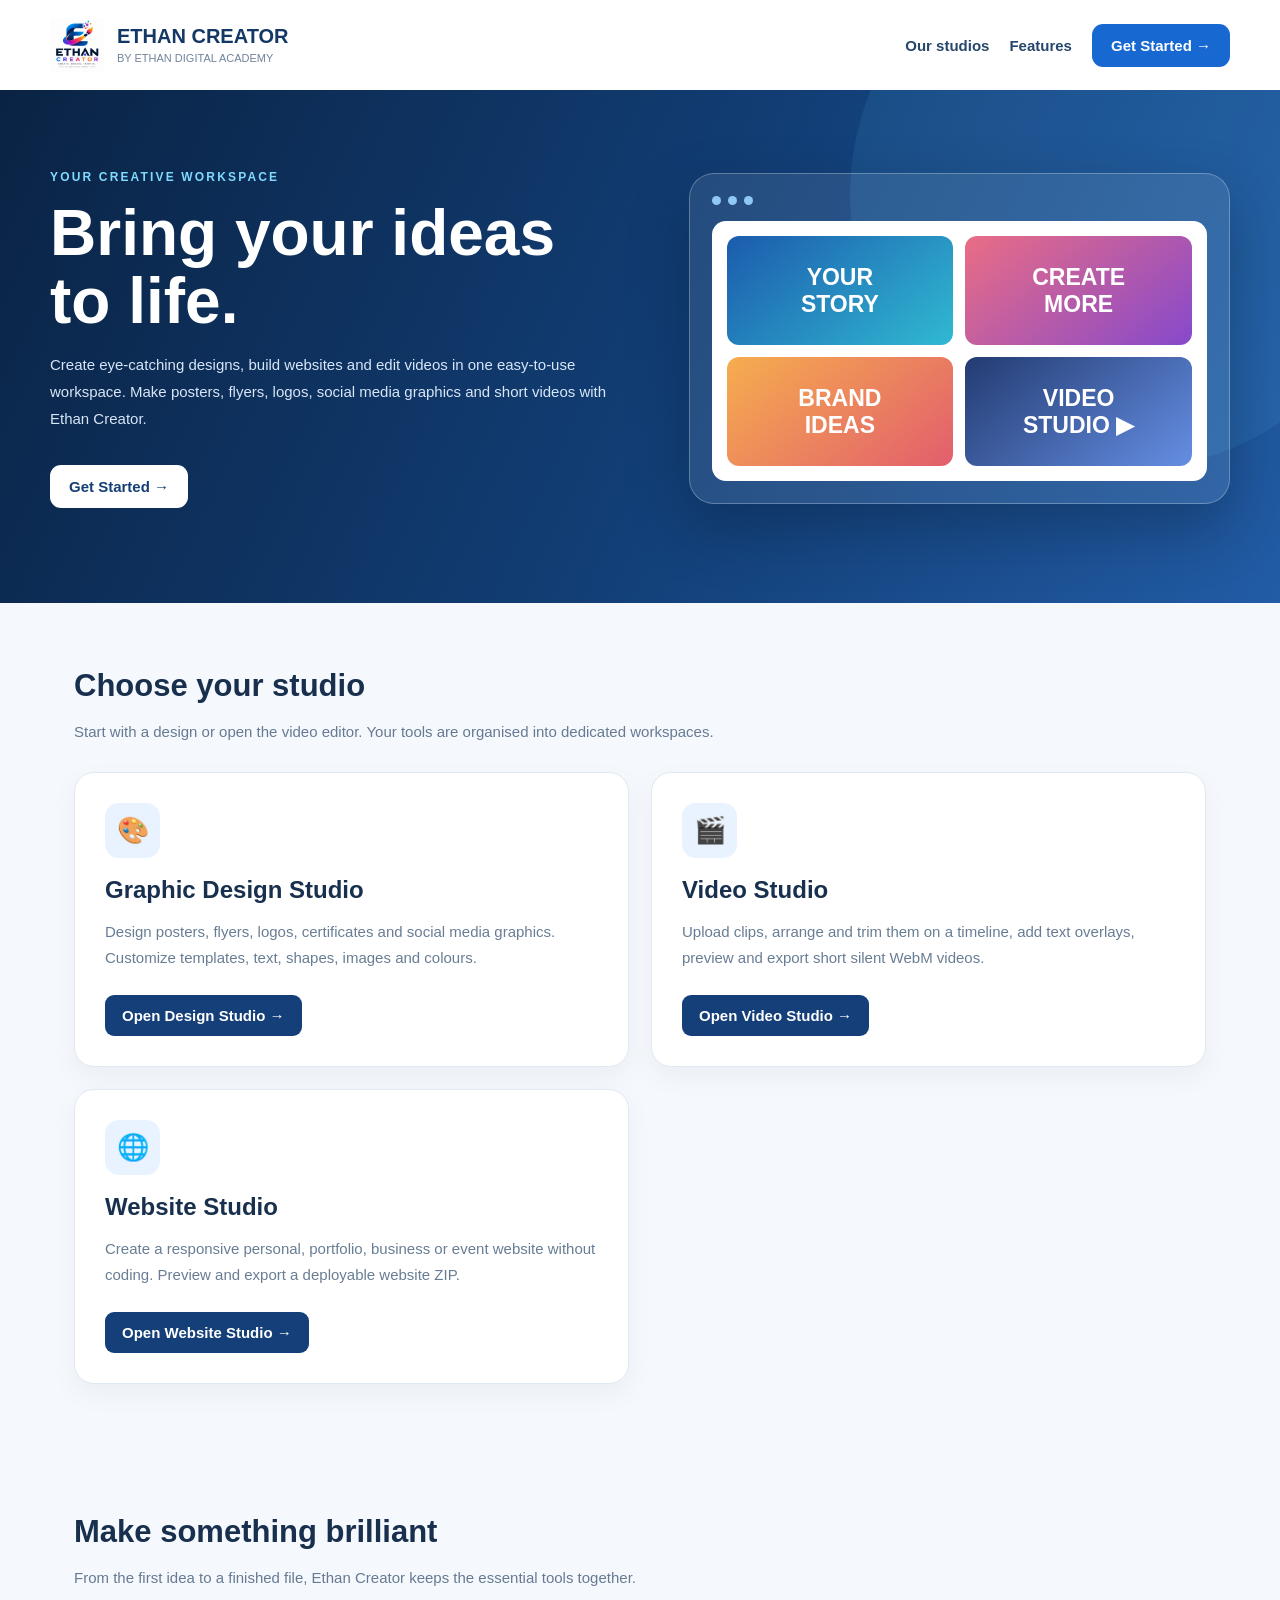
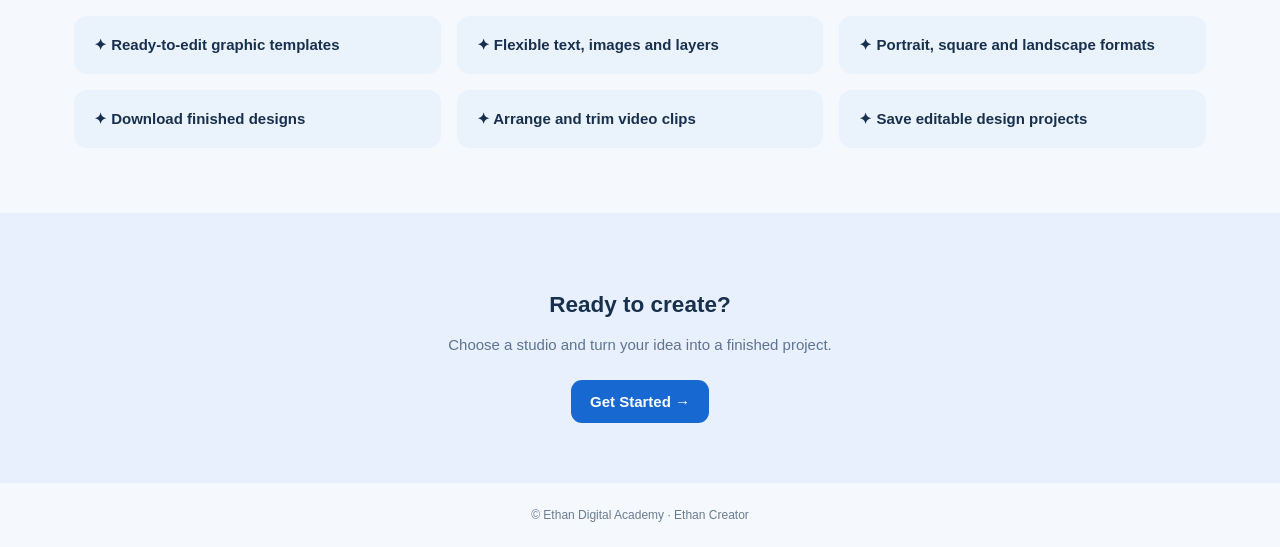
<file: index.html>
<!doctype html><html lang="en"><head><meta charset="utf-8"><meta name="viewport" content="width=device-width,initial-scale=1"><meta name="theme-color" content="#0a2344"><title>Ethan Creator | Create. Design. Inspire.</title><link rel="stylesheet" href="home.css"></head><body><header><a class="brand" href="index.html"><img src="assets/ethan-creator-logo.png" alt="Ethan Creator logo"><span><strong>ETHAN CREATOR</strong><small>BY ETHAN DIGITAL ACADEMY</small></span></a><nav class="nav"><a href="#studios">Our studios</a><a href="#features">Features</a><a class="nav-cta" href="#studios">Get Started →</a></nav></header><section class="hero"><div class="hero-inner"><div><div class="eyebrow">YOUR CREATIVE WORKSPACE</div><h1>Bring your ideas<br>to life.</h1><p>Create eye-catching designs, build websites and edit videos in one easy-to-use workspace. Make posters, flyers, logos, social media graphics and short videos with Ethan Creator.</p><a class="btn" href="#studios">Get Started →</a></div><div class="hero-art" aria-label="Preview of creative projects"><div class="art-top"><i></i><i></i><i></i></div><div class="art-body"><div class="art-card">YOUR<br>STORY</div><div class="art-card">CREATE<br>MORE</div><div class="art-card">BRAND<br>IDEAS</div><div class="art-card">VIDEO<br>STUDIO ▶</div></div></div></div></section><section id="studios" class="section"><h2>Choose your studio</h2><p class="muted">Start with a design or open the video editor. Your tools are organised into dedicated workspaces.</p><div class="cards"><article class="card"><div class="icon">🎨</div><h3>Graphic Design Studio</h3><p>Design posters, flyers, logos, certificates and social media graphics. Customize templates, text, shapes, images and colours.</p><a href="design.html">Open Design Studio →</a></article><article class="card"><div class="icon">🎬</div><h3>Video Studio</h3><p>Upload clips, arrange and trim them on a timeline, add text overlays, preview and export short silent WebM videos.</p><a href="video.html">Open Video Studio →</a></article><article class="card"><div class="icon">🌐</div><h3>Website Studio</h3><p>Create a responsive personal, portfolio, business or event website without coding. Preview and export a deployable website ZIP.</p><a href="website.html">Open Website Studio →</a></article></div></section><section id="features" class="section"><h2>Make something brilliant</h2><p class="muted">From the first idea to a finished file, Ethan Creator keeps the essential tools together.</p><div class="features"><div class="feature">✦ Ready-to-edit graphic templates</div><div class="feature">✦ Flexible text, images and layers</div><div class="feature">✦ Portrait, square and landscape formats</div><div class="feature">✦ Download finished designs</div><div class="feature">✦ Arrange and trim video clips</div><div class="feature">✦ Save editable design projects</div></div></section><section class="cta"><h2>Ready to create?</h2><p>Choose a studio and turn your idea into a finished project.</p><a class="btn" href="#studios">Get Started →</a></section><footer>© Ethan Digital Academy · Ethan Creator</footer>
    <script async src="https://track.ethandigitalacademy.org/ethan-analytics.js" data-ethan-app="ethan-create" data-ethan-public-id="fc454f97-5631-4d45-a4de-fe0cf40107f2"></script>
</body></html>
</file>
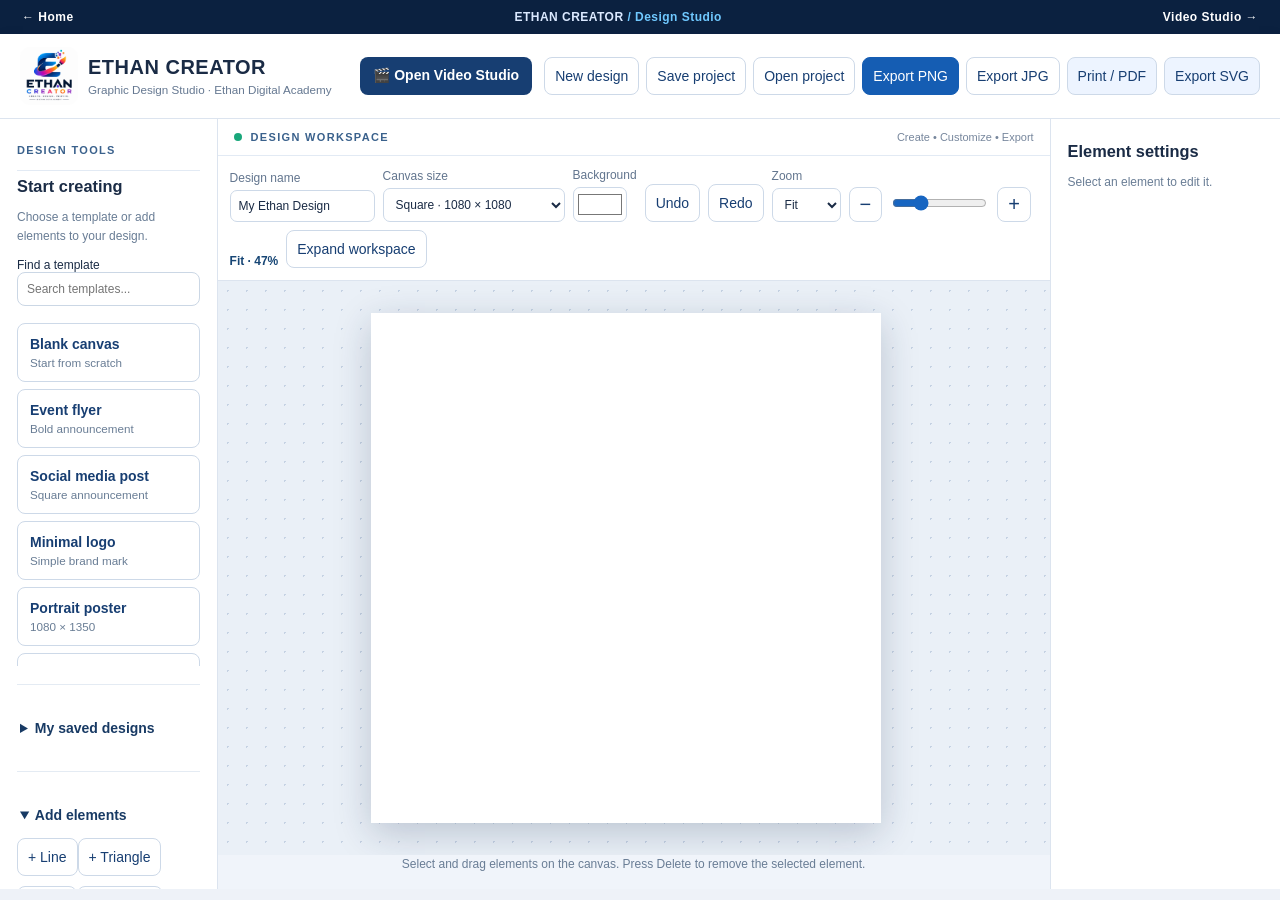
<file: design.html>
<!doctype html><html lang="en"><head><meta charset="utf-8"><meta name="viewport" content="width=device-width,initial-scale=1"><title>Ethan Creator | Design Studio</title><link rel="stylesheet" href="studio-upgrade.css"><link rel="stylesheet" href="style.css"><link rel="stylesheet" href="v6.css"><link rel="stylesheet" href="canvas-workspace.css"></head><body><div class="studio-topnav"><a href="index.html">← Home</a><span>ETHAN CREATOR <b> / Design Studio</b></span><a href="video.html">Video Studio →</a></div><header><div class="brand"><img class="brand-logo" src="assets/ethan-creator-logo.png" alt="Ethan Creator logo"><div><strong>ETHAN CREATOR</strong><small>Graphic Design Studio · Ethan Digital Academy</small></div></div><div class="header"><a class="studio-link" href="video.html">🎬 Open Video Studio</a><button id="new">New design</button><button id="save">Save project</button><button id="open">Open project</button><button class="primary" id="export">Export PNG</button><button id="exportJpg">Export JPG</button><button id="exportPdf">Print / PDF</button><button id="exportSvg">Export SVG</button></div></header><main><aside class="tool-sidebar"><div class="side-heading">DESIGN TOOLS</div><h3>Start creating</h3><p>Choose a template or add elements to your design.</p><label>Find a template<input id="templateSearch" type="search" placeholder="Search templates..."></label><div id="templates"></div><hr><details><summary>My saved designs</summary><button id="saveLocal">Save in this browser</button><div id="savedDesigns"></div><p>Browser saves are device-specific. Download JSON to back up your design.</p></details><hr><details open><summary>Add elements</summary><button id="line">+ Line</button><button id="triangle">+ Triangle</button><button id="star">+ Star</button><button id="heading">+ Heading</button><button id="body">+ Body text</button><button id="rect">+ Rectangle</button><button id="circle">+ Circle</button><label class="upload">+ Upload image<input type="file" accept="image/*" id="upload" hidden></label><p>Click an element to select it. Drag to move; use the blue handle to resize.</p></details><hr><details><summary>Brand kit</summary><label>Brand name<input id="brandName" placeholder="Your brand"></label><label>Brand colour<input id="brandColor" type="color" value="#173e72"></label><button id="brandApply">Apply brand colour to selection</button><button id="brandHeading">Add brand name</button></details><hr><details open><summary>Layers</summary><div id="layers" aria-label="Design layers"></div></details></aside><section class="work"><div class="workspace-label"><span class="status-dot"></span> DESIGN WORKSPACE <span class="workspace-note">Create • Customize • Export</span></div><div class="toolbar"><label>Design name<input id="name" value="My Ethan Design"></label><label>Canvas size<select id="preset"><option value="1080x1080">Square · 1080 × 1080</option><option value="1080x1350">Portrait · 1080 × 1350</option><option value="1080x1920">Story · 1080 × 1920</option><option value="1920x1080">Landscape · 1920 × 1080</option><option value="1200x628">Social banner · 1200 × 628</option></select></label><label>Background<input id="background" type="color" value="#ffffff"></label><button id="undo">Undo</button><button id="redo">Redo</button><label>Zoom<select id="zoom"><option value="fit">Fit</option><option value="0.25">25%</option><option value="0.5">50%</option><option value="0.75">75%</option><option value="1">100%</option><option value="1.25">125%</option><option value="1.5">150%</option><option value="2">200%</option></select></label><button id="zoomOut" type="button" title="Zoom out">−</button><input id="zoomSlider" type="range" min="10" max="200" value="100" step="5" aria-label="Canvas zoom"><button id="zoomIn" type="button" title="Zoom in">+</button><span id="zoomLabel" aria-live="polite">Fit</span><button id="focusMode" type="button" aria-pressed="false">Expand workspace</button></div><div class="stage" id="canvasViewport"><div id="canvasMount"><canvas id="canvas" width="1080" height="1080"></canvas></div></div><p class="tip">Select and drag elements on the canvas. Press Delete to remove the selected element.</p></section><aside class="inspector"><h3>Element settings</h3><p id="empty">Select an element to edit it.</p><div id="settings" hidden><label id="textRow">Text<textarea id="text" rows="3"></textarea></label><label id="fontRow">Font<select id="font"><option>Arial</option><option>Georgia</option><option>Verdana</option><option>Trebuchet MS</option><option>Courier New</option></select></label><label id="sizeRow">Font size<input id="fontSize" type="number" min="8" max="300"></label><label id="alignRow">Alignment<select id="align"><option value="left">Left</option><option value="center">Center</option><option value="right">Right</option></select></label><label id="fillRow">Colour<input id="fill" type="color"></label><label>Rotation °<input id="rotation" type="number" min="-360" max="360" value="0"></label><label>Opacity<input id="opacity" type="range" min="0.05" max="1" step="0.05"></label><label>X<input id="x" type="number"></label><label>Y<input id="y" type="number"></label><label>Width<input id="w" type="number" min="10"></label><label>Height<input id="h" type="number" min="10"></label><div class="buttons"><button id="forward">Bring forward</button><button id="backward">Send backward</button><button id="duplicate">Duplicate</button><button id="remove">Delete</button><button id="lock">Lock / unlock</button><button id="toggleVisible">Show / hide</button></div></div></aside></main><input type="file" id="projectFile" accept=".json,application/json" hidden><div id="toast" role="status"></div><script src="app.js"></script><script src="design-plus.js"></script><script src="canvas-workspace.js"></script></body></html>
</file>
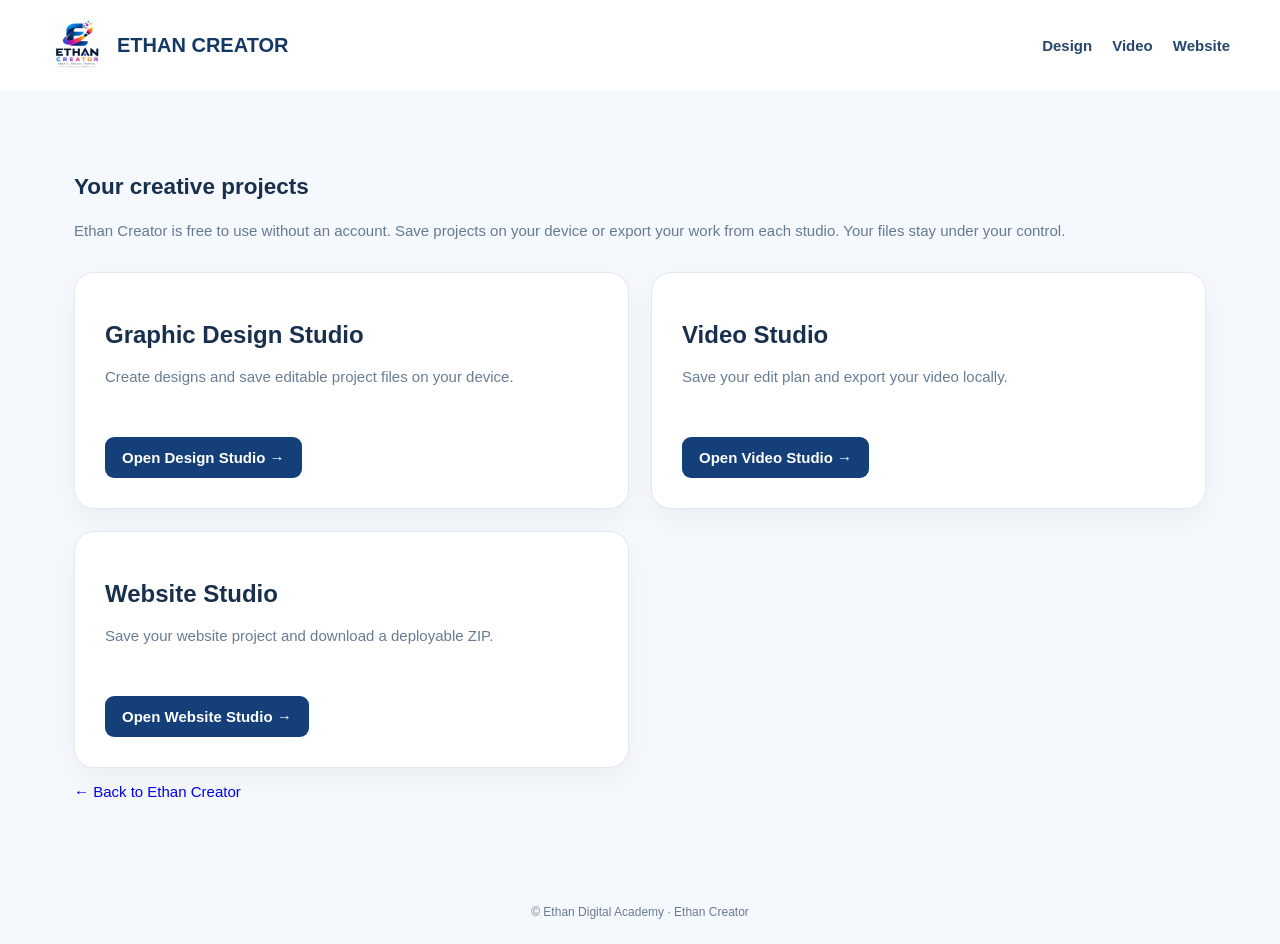
<file: projects.html>
<!doctype html>
<html lang="en"><head><meta charset="utf-8"><meta name="viewport" content="width=device-width,initial-scale=1"><title>Ethan Creator | Your Projects</title><link rel="stylesheet" href="home.css"></head>
<body><header><a class="brand" href="index.html"><img src="assets/ethan-creator-logo.png" alt="Ethan Creator"><strong>ETHAN CREATOR</strong></a><nav class="nav"><a href="design.html">Design</a><a href="video.html">Video</a><a href="website.html">Website</a></nav></header>
<section class="section"><h1>Your creative projects</h1><p class="muted">Ethan Creator is free to use without an account. Save projects on your device or export your work from each studio. Your files stay under your control.</p><div class="cards"><article class="card"><h3>Graphic Design Studio</h3><p>Create designs and save editable project files on your device.</p><a href="design.html">Open Design Studio →</a></article><article class="card"><h3>Video Studio</h3><p>Save your edit plan and export your video locally.</p><a href="video.html">Open Video Studio →</a></article><article class="card"><h3>Website Studio</h3><p>Save your website project and download a deployable ZIP.</p><a href="website.html">Open Website Studio →</a></article></div><p><a href="index.html">← Back to Ethan Creator</a></p></section><footer>© Ethan Digital Academy · Ethan Creator</footer></body></html>
</file>
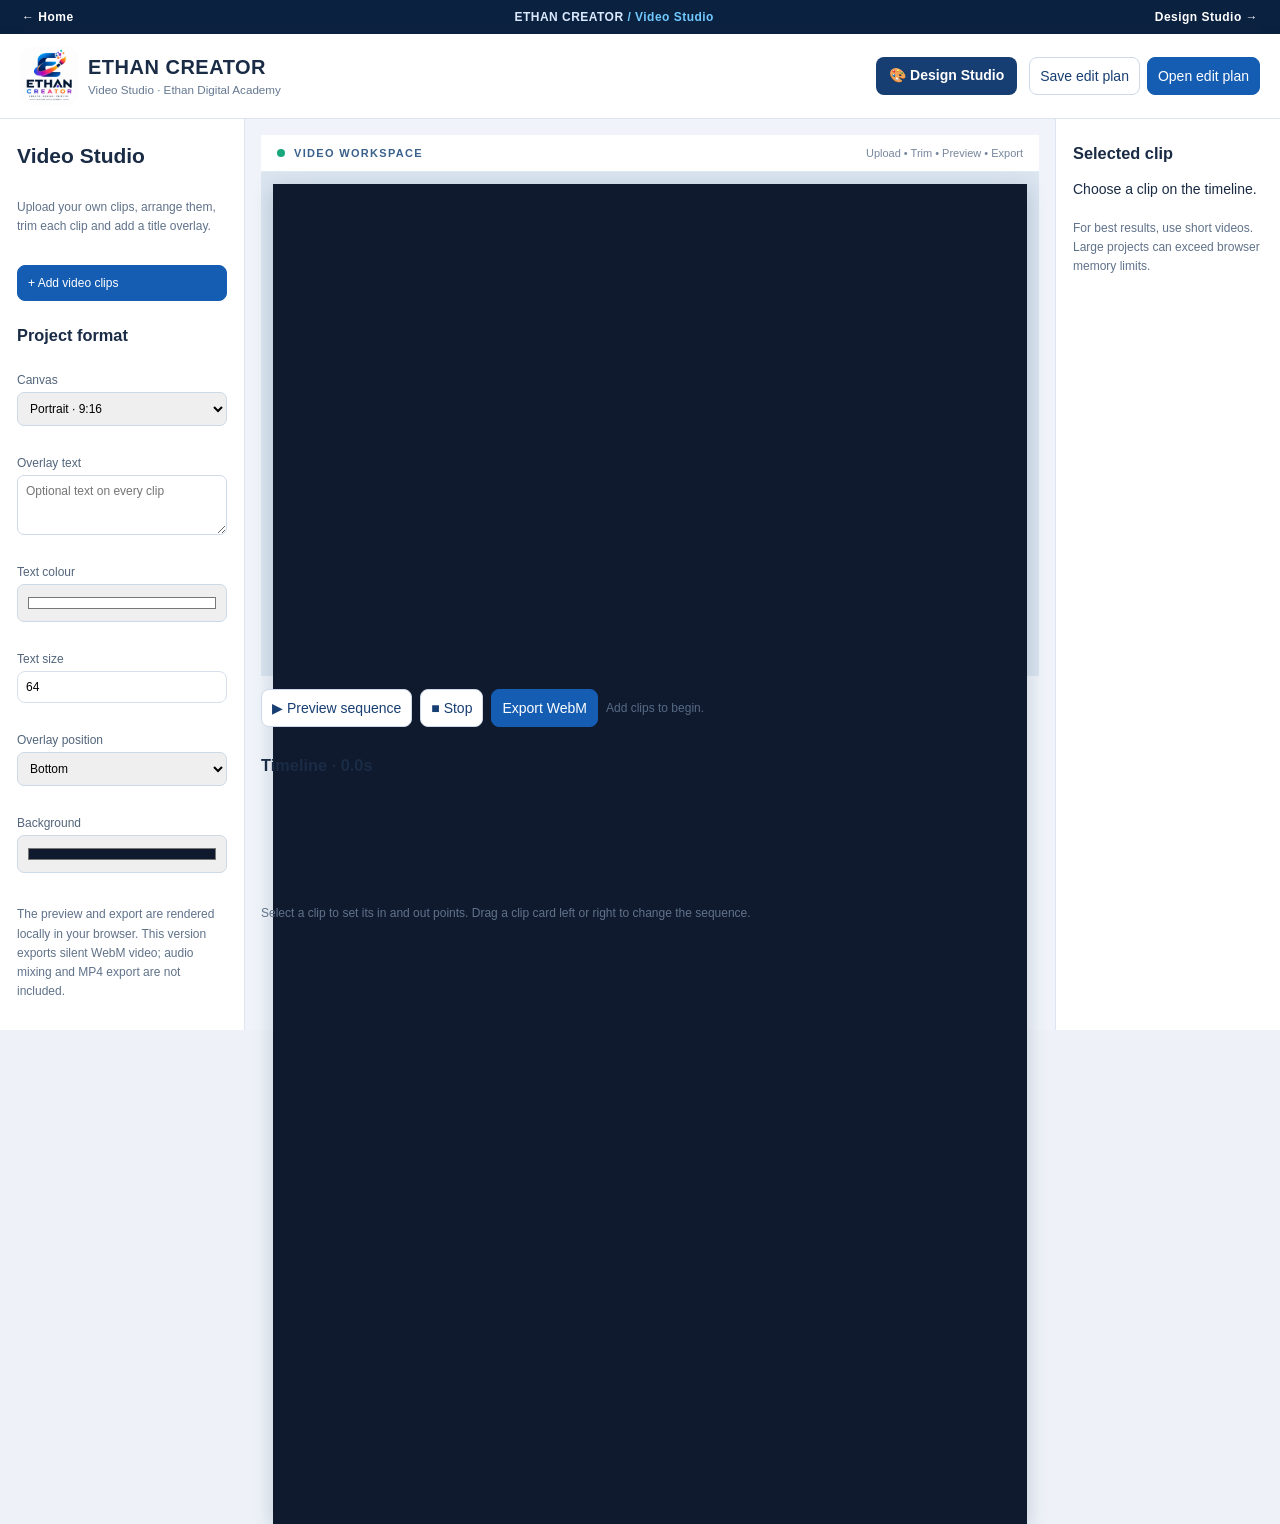
<file: video.html>
<!doctype html><html lang="en"><head><meta charset="utf-8"><meta name="viewport" content="width=device-width,initial-scale=1"><title>Ethan Creator | Video Studio</title><link rel="stylesheet" href="studio-upgrade.css"><link rel="stylesheet" href="style.css"><link rel="stylesheet" href="video.css"></head><body><div class="studio-topnav"><a href="index.html">← Home</a><span>ETHAN CREATOR <b> / Video Studio</b></span><a href="design.html">Design Studio →</a></div><header><div class="brand"><img class="brand-logo" src="assets/ethan-creator-logo.png" alt="Ethan Creator"><div><strong>ETHAN CREATOR</strong><small>Video Studio · Ethan Digital Academy</small></div></div><div class="header"><a class="studio-link" href="design.html">🎨 Design Studio</a><button id="saveProject">Save edit plan</button><label class="upload">Open edit plan<input id="openProject" type="file" accept=".json" hidden></label></div></header><div class="video-layout"><aside class="video-side"><h2>Video Studio</h2><p>Upload your own clips, arrange them, trim each clip and add a title overlay.</p><label class="upload">+ Add video clips<input id="clipsInput" type="file" accept="video/*" multiple hidden></label><h3>Project format</h3><label>Canvas<select id="format"><option value="1080x1920">Portrait · 9:16</option><option value="1920x1080">Landscape · 16:9</option><option value="1080x1080">Square · 1:1</option></select></label><label>Overlay text<textarea id="overlay" rows="3" placeholder="Optional text on every clip"></textarea></label><label>Text colour<input id="textColor" type="color" value="#ffffff"></label><label>Text size<input id="textSize" type="number" min="16" max="180" value="64"></label><label>Overlay position<select id="textPosition"><option value="bottom">Bottom</option><option value="middle">Middle</option><option value="top">Top</option></select></label><label>Background<input id="background" type="color" value="#101a2e"></label><p class="small">The preview and export are rendered locally in your browser. This version exports silent WebM video; audio mixing and MP4 export are not included.</p></aside><section class="video-main"><div class="workspace-label"><span class="status-dot"></span> VIDEO WORKSPACE <span class="workspace-note">Upload • Trim • Preview • Export</span></div><div class="video-preview"><canvas id="preview" width="540" height="960" aria-label="Video preview"></canvas><video id="sourceVideo" playsinline preload="metadata" hidden></video></div><div class="video-actions"><button id="play">▶ Preview sequence</button><button id="stop">■ Stop</button><button id="exportVideo" class="primary">Export WebM</button><span id="status" role="status">Add clips to begin.</span></div><h3>Timeline <span id="duration"></span></h3><div id="timeline" class="timeline"></div><p class="small">Select a clip to set its in and out points. Drag a clip card left or right to change the sequence.</p></section><aside class="video-side"><h3>Selected clip</h3><div id="noClip">Choose a clip on the timeline.</div><div id="clipSettings" hidden><p id="clipName"></p><label>Start (seconds)<input id="trimStart" type="number" min="0" step="0.1" value="0"></label><label>End (seconds)<input id="trimEnd" type="number" min="0" step="0.1" value="0"></label><button id="applyTrim">Apply trim</button><button id="moveLeft">← Move earlier</button><button id="moveRight">Move later →</button><button id="removeClip">Remove clip</button></div><p class="small">For best results, use short videos. Large projects can exceed browser memory limits.</p></aside></div><script src="video.js"></script></body></html>
</file>
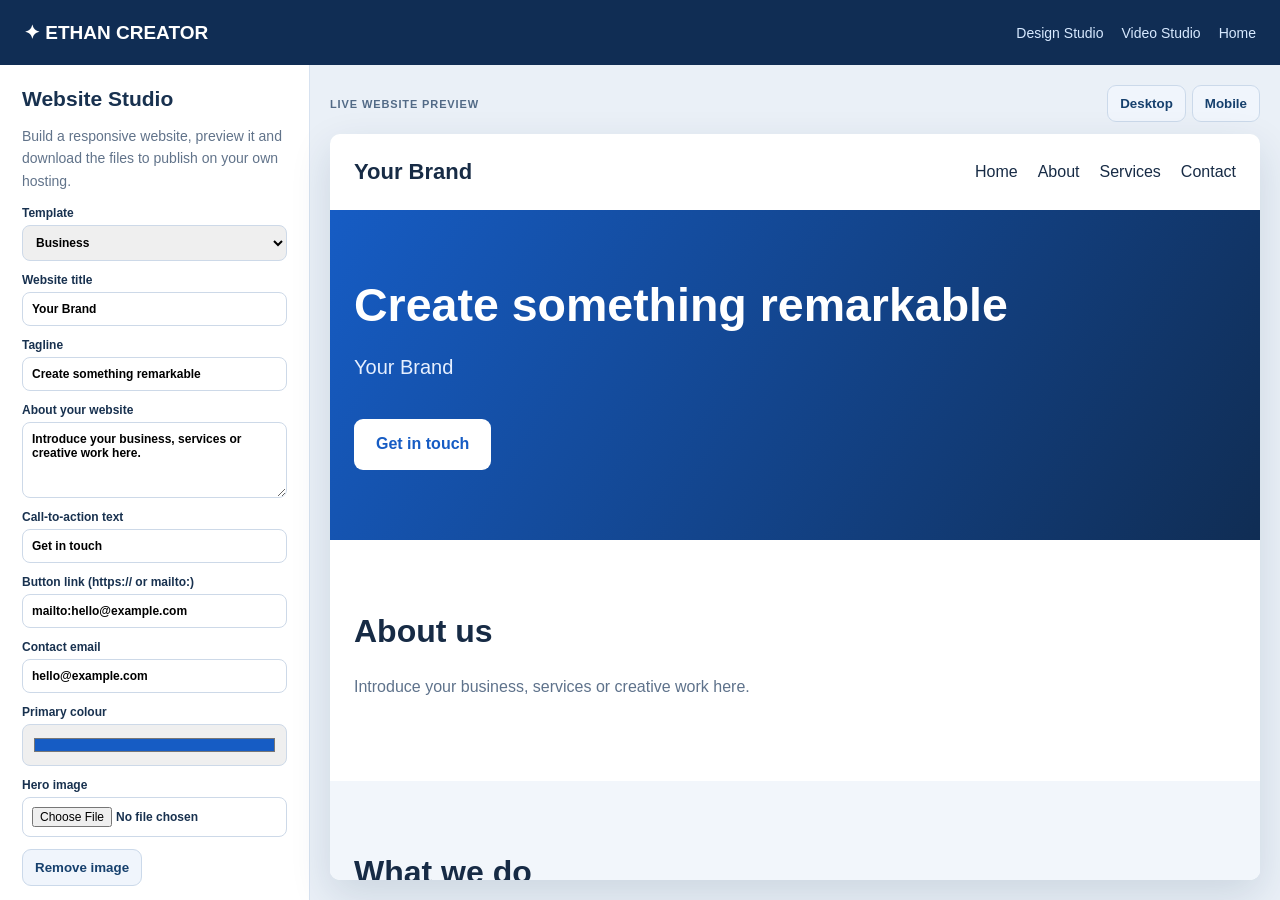
<file: website.html>
<!doctype html><html lang="en"><head><meta charset="utf-8"><meta name="viewport" content="width=device-width,initial-scale=1"><title>Ethan Creator | Website Studio</title><link rel="stylesheet" href="website.css"></head><body><header><a href="index.html" class="brand">✦ ETHAN CREATOR</a><nav><a href="design.html">Design Studio</a><a href="video.html">Video Studio</a><a href="index.html">Home</a></nav></header><div class="layout"><aside><h2>Website Studio</h2><p>Build a responsive website, preview it and download the files to publish on your own hosting.</p><label>Template<select id="template"><option value="business">Business</option><option value="portfolio">Portfolio</option><option value="event">Event</option><option value="education">Education</option></select></label><label>Website title<input id="title" value="Your Brand"></label><label>Tagline<input id="tagline" value="Create something remarkable"></label><label>About your website<textarea id="about" rows="4">Introduce your business, services or creative work here.</textarea></label><label>Call-to-action text<input id="cta" value="Get in touch"></label><label>Button link (https:// or mailto:)<input id="link" value="mailto:hello@example.com"></label><label>Contact email<input id="email" type="email" value="hello@example.com"></label><label>Primary colour<input id="color" type="color" value="#165cc4"></label><label>Hero image<input id="image" type="file" accept="image/png,image/jpeg,image/webp"></label><button id="clearImage">Remove image</button><h3>Sections</h3><label><input id="showAbout" type="checkbox" checked> About</label><label><input id="showServices" type="checkbox" checked> Services</label><label><input id="showContact" type="checkbox" checked> Contact</label><label>Services (one per line)<textarea id="services" rows="4">Graphic Design
Creative Content
Digital Solutions</textarea></label><div class="actions"><button id="save">Save editable project</button><label class="file-button">Open project<input id="open" type="file" accept=".json,application/json" hidden></label><button id="export" class="primary">Download website ZIP</button><a class="publish-guide" href="publish.html">How to publish your website →</a></div><p class="note">This version creates a responsive static website. Hosting, custom domains, online forms, shopping carts and accounts require separate services.</p></aside><main><div class="preview-bar"><strong>LIVE WEBSITE PREVIEW</strong><div><button id="desktop">Desktop</button><button id="mobile">Mobile</button></div></div><iframe id="preview" title="Website preview" sandbox="allow-same-origin"></iframe></main></div><script src="website.js"></script></body></html>
</file>
<file: home.css>
*{box-sizing:border-box}body{margin:0;font:15px Arial,sans-serif;color:#18304d;background:#f5f8fc}a{text-decoration:none}header{display:flex;align-items:center;justify-content:space-between;gap:18px;padding:18px max(24px,calc((100vw - 1180px)/2));background:#fff}.brand{display:flex;align-items:center;gap:13px}.brand img{width:54px;height:54px;object-fit:contain}.brand strong{display:block;font-size:20px;color:#143866}.brand small{font-size:11px;color:#73839a}.nav{display:flex;align-items:center;gap:20px}.nav a{color:#26466b;font-weight:700}.nav .nav-cta,.btn{display:inline-block;border:0;background:#1768d1;color:#fff;border-radius:11px;padding:13px 19px;font-weight:800;cursor:pointer}.nav .nav-cta:hover,.btn:hover{background:#0e54ad}.hero{position:relative;overflow:hidden;background:linear-gradient(115deg,#0a2344,#123f77 55%,#225ca5);color:white;padding:80px 24px 95px}.hero:before{content:"";position:absolute;right:-120px;top:-170px;width:550px;height:550px;border-radius:50%;background:#56baf01b}.hero-inner{position:relative;max-width:1180px;margin:auto;display:grid;grid-template-columns:1.05fr .95fr;align-items:center;gap:40px}.eyebrow{font-size:12px;font-weight:800;letter-spacing:.18em;color:#80d9ff}.hero h1{font-size:clamp(36px,5vw,66px);line-height:1.07;margin:15px 0}.hero p{color:#d8e6f8;line-height:1.8;max-width:560px}.hero .btn{background:#fff;color:#143e75;margin-top:18px}.hero .btn:hover{background:#e3f1ff}.hero-art{background:#ffffff16;border:1px solid #ffffff45;border-radius:25px;padding:22px;box-shadow:0 25px 60px #07162b55}.art-top{display:flex;gap:7px;margin-bottom:16px}.art-top i{width:9px;height:9px;border-radius:50%;background:#8fc7f5}.art-body{background:#fff;border-radius:14px;min-height:260px;display:grid;grid-template-columns:1fr 1fr;gap:12px;padding:15px}.art-card{border-radius:12px;display:flex;align-items:center;justify-content:center;text-align:center;padding:16px;font-size:23px;font-weight:800;color:#fff;background:linear-gradient(140deg,#1c5bad,#30b9d2)}.art-card:nth-child(2){background:linear-gradient(140deg,#ea6d85,#8649cb)}.art-card:nth-child(3){background:linear-gradient(140deg,#f6ad4e,#e25e6d)}.art-card:nth-child(4){background:linear-gradient(140deg,#233b71,#658ee3)}.section{max-width:1180px;margin:auto;padding:65px 24px}.section h2{font-size:31px;margin:0 0 10px}.muted{color:#667a93;line-height:1.7}.cards{display:grid;grid-template-columns:repeat(2,1fr);gap:22px;margin-top:28px}.card{background:#fff;border:1px solid #e0e8f3;border-radius:20px;padding:30px;box-shadow:0 10px 28px #1a35500c}.card .icon{display:inline-grid;place-items:center;background:#e8f3ff;width:55px;height:55px;border-radius:14px;font-size:26px}.card h3{font-size:24px;margin:18px 0 8px}.card p{color:#687d94;line-height:1.7;min-height:48px}.card a{display:inline-block;background:#143f78;color:white;padding:12px 17px;border-radius:9px;font-weight:800;margin-top:10px}.card a:hover{background:#2366b3}.features{display:grid;grid-template-columns:repeat(3,1fr);gap:16px;margin-top:25px}.feature{padding:20px;border-radius:13px;background:#eaf2fc;font-weight:700}.cta{text-align:center;background:#e7f0fc;padding:60px 24px}.cta p{color:#5f7390}.cta .btn{margin-top:12px}footer{text-align:center;padding:25px;color:#6a7c92;font-size:12px}@media(max-width:750px){header{padding:13px 17px}.nav{gap:12px}.nav a:first-child{display:none}.hero{padding:55px 20px}.hero-inner{grid-template-columns:1fr}.hero-art{max-width:520px}.cards,.features{grid-template-columns:1fr}.section{padding:46px 20px}}
</file>
<file: studio-upgrade.css>
body{background:#eef3f9;color:#152a47}.studio-topnav{display:flex;justify-content:space-between;align-items:center;padding:10px 22px;background:#0b2140;color:#dbe9ff;font-size:12px;letter-spacing:.04em}.studio-topnav a{color:#fff;text-decoration:none;font-weight:700}.studio-topnav b{color:#70c9ff}.studio-topnav span{font-weight:800}header{box-shadow:0 3px 14px #142b4510}.tool-sidebar{background:#fff}.side-heading,.workspace-label{font-size:11px;font-weight:800;letter-spacing:.12em;color:#3a618c}.side-heading{padding:8px 0 14px;border-bottom:1px solid #e2eaf4}.workspace-label{display:flex;align-items:center;gap:9px;background:#fff;border-bottom:1px solid #e2eaf4;padding:12px 16px}.status-dot{width:8px;height:8px;border-radius:50%;background:#19a77b}.workspace-note{margin-left:auto;font-weight:400;letter-spacing:0;color:#76869c}.tool-sidebar details{padding:7px 0}.tool-sidebar summary{cursor:pointer;font-weight:800;padding:10px 3px;color:#183a64}.tool-sidebar details>button,.tool-sidebar details>.upload{margin:5px 0}.studio-link{background:#143e75;color:#fff;text-decoration:none;border-radius:9px;padding:10px 14px;font-weight:700}.studio-link:hover{background:#215a9d}.work,.video-main{background:#f0f4fa}.stage{background:radial-gradient(#d5deeb 1px,transparent 1px);background-size:18px 18px}.inspector{background:#fff}@media(max-width:650px){.studio-topnav{padding:9px 12px}.workspace-note{display:none}}
</file>
<file: style.css>
*{box-sizing:border-box}body{margin:0;background:#eef2f8;color:#1a2b45;font:14px Arial,sans-serif}button,input,select,textarea{font:inherit}button,.upload{border:1px solid #cdd9e8;background:#fff;border-radius:8px;padding:10px;cursor:pointer;color:#173e72}button:hover,.upload:hover{background:#e9f1ff}.primary,.upload{background:#155db3;color:#fff;border-color:#155db3}.primary:hover,.upload:hover{background:#104a90;color:#fff}header{display:flex;justify-content:space-between;align-items:center;gap:12px;padding:13px 20px;background:white;border-bottom:1px solid #dce4ef}.brand{display:flex;align-items:center;gap:10px}.brand strong{font-size:20px;letter-spacing:.5px}.brand small{display:block;color:#657891;margin-top:4px}.logo{font-size:25px;color:white;background:#173e72;border-radius:11px;padding:10px 15px}.header{display:flex;gap:7px;flex-wrap:wrap}main{display:grid;grid-template-columns:225px minmax(300px,1fr) 235px;min-height:calc(100vh - 75px)}aside{padding:17px;background:#fff;border-right:1px solid #dce4ef}aside.inspector{border-left:1px solid #dce4ef;border-right:0}aside h3{margin:6px 0 12px}aside p,.tip{color:#697d95;font-size:12px;line-height:1.6}aside>button,aside>.upload,#templates button{display:block;width:100%;margin:7px 0;text-align:left}#templates button{padding:12px}#templates button small{display:block;color:#697d95;margin-top:4px}aside hr{border:0;border-top:1px solid #e4ebf3;margin:18px 0}.work{display:flex;flex-direction:column;min-width:0}.toolbar{display:flex;align-items:end;flex-wrap:wrap;gap:8px;padding:12px;background:#fff;border-bottom:1px solid #dce4ef}.toolbar label,.inspector label{display:flex;flex-direction:column;gap:5px;color:#62758e;font-size:12px}.toolbar input,.toolbar select,.inspector input,.inspector select,.inspector textarea{padding:8px;border:1px solid #cdd9e8;border-radius:7px;background:#fff;color:#1a2b45}.toolbar input[type=color]{padding:2px;width:54px;height:35px}.toolbar input#name{width:145px}.stage{flex:1;display:grid;place-items:center;min-height:460px;padding:25px;overflow:auto}canvas{display:block;max-width:100%;max-height:70vh;width:auto;height:auto;box-shadow:0 10px 35px #152b4c38;background:white;touch-action:none}.tip{text-align:center;margin:0 8px 15px}.inspector label{margin:10px 0}.inspector input[type=color]{height:40px;padding:2px}.buttons{display:grid;grid-template-columns:1fr 1fr;gap:6px}.buttons button{font-size:12px}#toast{position:fixed;bottom:18px;right:18px;background:#173e72;color:white;padding:12px 18px;border-radius:9px;display:none;max-width:320px}@media(max-width:950px){main{grid-template-columns:180px minmax(260px,1fr)}.inspector{grid-column:1/-1;border-top:1px solid #dce4ef}.inspector #settings{display:grid;grid-template-columns:repeat(3,1fr);gap:4px 12px}.inspector .buttons{grid-column:1/-1}}@media(max-width:620px){header{flex-direction:column;align-items:flex-start}main{display:block}aside{border-bottom:1px solid #dce4ef}.stage{min-height:340px;padding:12px}.inspector #settings{grid-template-columns:1fr 1fr}}

.brand-logo{display:block;width:58px;height:58px;object-fit:contain;border-radius:10px;flex-shrink:0}

#layers{display:flex;flex-direction:column;gap:5px;max-height:280px;overflow:auto}.layer{width:100%;text-align:left;font-size:12px;overflow:hidden;text-overflow:ellipsis;white-space:nowrap}.layer.chosen{background:#dbeafe;border-color:#1765c1}aside input[type=color]{width:100%;height:38px}aside input:not([type=color]){max-width:100%;padding:8px;border:1px solid #d6e0ec;border-radius:8px}aside label{display:block;margin:10px 0;font-size:12px}.studio-link{display:inline-block;background:#173e72;color:white;text-decoration:none;border-radius:8px;padding:10px 13px;margin-right:5px}
</file>
<file: v6.css>
#templates{max-height:350px;overflow:auto}#templateSearch{width:100%;padding:9px;border:1px solid #cbd7e5;border-radius:8px}#savedDesigns{display:grid;gap:6px;margin-top:8px}#savedDesigns button{font-size:12px}#savedDesigns .saved-row{display:grid;grid-template-columns:1fr auto;gap:5px}.header{flex-wrap:wrap}#exportPdf,#exportSvg{background:#edf4ff}
</file>
<file: canvas-workspace.css>
body:has(#canvasViewport) main{grid-template-columns:clamp(180px,17vw,250px) minmax(0,1fr) clamp(185px,18vw,265px);height:calc(100vh - 130px);min-height:590px}body:has(#canvasViewport) .tool-sidebar,body:has(#canvasViewport) .inspector{overflow-y:auto;min-height:0}body:has(#canvasViewport) .work{min-height:0;overflow:hidden}#canvasViewport.stage{display:block;position:relative;flex:1;min-height:250px;overflow:auto;padding:32px;background-color:#eaf0f7;background-image:radial-gradient(#c5d2e3 1px,transparent 1px);background-size:19px 19px;scrollbar-gutter:stable}#canvasMount{position:relative;width:max-content;height:max-content;margin:auto;min-width:1px;min-height:1px}#canvasMount canvas{display:block;max-width:none!important;max-height:none!important;width:auto;height:auto;box-shadow:0 10px 35px #152b4c38;background:#fff;touch-action:none}#zoomSlider{width:95px;accent-color:#1765c1}#zoomLabel{min-width:43px;font-size:12px;font-weight:700;color:#174675}#zoomIn,#zoomOut{font-size:20px;padding:5px 10px}body.creator-focus main{grid-template-columns:0 minmax(0,1fr) 0!important}body.creator-focus main>.tool-sidebar,body.creator-focus main>.inspector{visibility:hidden;overflow:hidden;padding:0;border:0}body.creator-focus .work{min-width:0}body.creator-focus #focusMode{background:#143f78;color:white}@media(max-width:950px){body:has(#canvasViewport) main{grid-template-columns:180px minmax(0,1fr);height:auto;min-height:0}body:has(#canvasViewport) .inspector{grid-column:1/-1;max-height:360px}body:has(#canvasViewport) #canvasViewport{height:65vh;flex:none}}@media(max-width:620px){body:has(#canvasViewport) main{display:block}body:has(#canvasViewport) .tool-sidebar{max-height:300px}body:has(#canvasViewport) #canvasViewport{height:62vh;padding:14px}body.creator-focus .tool-sidebar,body.creator-focus .inspector{display:none!important}}
</file>
<file: video.css>
.studio-link{display:inline-block;background:#173e72;color:white;text-decoration:none;border-radius:8px;padding:10px 13px}.video-layout{display:grid;grid-template-columns:245px minmax(320px,1fr) 225px;min-height:calc(100vh - 80px)}.video-side{background:#fff;border-right:1px solid #dce5f0;padding:17px;display:flex;flex-direction:column;gap:10px}.video-side:last-child{border-left:1px solid #dce5f0;border-right:0}.video-side h2,.video-side h3{margin:8px 0}.video-side p,.small{color:#60728a;font-size:12px;line-height:1.6}.video-side label:not(.upload){display:flex;flex-direction:column;gap:5px;color:#52657b}.video-side input,.video-side select,.video-side textarea{border:1px solid #ccd9e7;border-radius:7px;padding:8px;width:100%}.video-main{min-width:0;padding:16px}.video-preview{background:#dbe5f0;min-height:330px;height:min(56vh,580px);display:grid;place-items:center;padding:12px}.video-preview canvas{max-width:100%;max-height:100%;width:auto;height:auto;background:#101a2e;box-shadow:0 5px 20px #102c5233}.video-actions{display:flex;flex-wrap:wrap;align-items:center;gap:8px;padding:13px 0}.video-actions #status{color:#566a84;font-size:12px}.timeline{display:flex;gap:9px;overflow:auto;padding:12px 0;min-height:100px}.clip-card{min-width:150px;max-width:190px;text-align:left;display:flex;flex-direction:column;gap:5px;cursor:grab}.clip-card.selected{outline:3px solid #1765c1;background:#e8f2ff}.clip-card small{color:#60728a}.video-side button{margin:3px 0}@media(max-width:900px){.video-layout{grid-template-columns:1fr}.video-side{border:0;border-bottom:1px solid #dce5f0}.video-preview{height:420px}}
</file>
<file: website.css>
*{box-sizing:border-box}body{margin:0;font:14px Arial,sans-serif;color:#18314f;background:#eaf0f7}header{height:65px;background:#102d54;color:#fff;display:flex;align-items:center;justify-content:space-between;padding:0 24px;gap:15px}.brand{font-size:19px;font-weight:800;color:white;text-decoration:none}nav{display:flex;gap:18px}nav a{color:#d7e9ff;text-decoration:none}.layout{display:grid;grid-template-columns:310px minmax(300px,1fr);height:calc(100vh - 65px)}aside{background:#fff;padding:22px;overflow:auto;border-right:1px solid #d7e2f0}aside h2{margin:0 0 8px}aside p{color:#61738a;line-height:1.6}aside label{display:flex;flex-direction:column;gap:5px;margin:12px 0;font-weight:700;font-size:12px}aside label:has(input[type=checkbox]){flex-direction:row;align-items:center}input:not([type=checkbox]),select,textarea{width:100%;border:1px solid #cdd9e8;border-radius:8px;padding:9px;font:inherit}input[type=color]{height:42px}button,.file-button{background:#f0f5fc;border:1px solid #cbd9ea;border-radius:9px;padding:10px 12px;cursor:pointer;font-weight:700;color:#16406d}.primary{background:#1765c1;color:#fff}.actions{display:grid;gap:8px;margin:20px 0}.actions .file-button{display:block;margin:0;text-align:center;font-size:14px}.note{font-size:11px}main{padding:20px;min-width:0;display:flex;flex-direction:column;align-items:center}.preview-bar{display:flex;align-items:center;justify-content:space-between;width:100%;max-width:1150px;gap:10px;margin-bottom:12px;color:#526a86;font-size:11px;letter-spacing:.08em}.preview-bar button{margin-left:6px}iframe{border:0;background:white;width:100%;max-width:1150px;flex:1;box-shadow:0 15px 40px #12365a23;border-radius:10px;transition:width .2s}iframe.mobile{width:390px;max-width:100%}@media(max-width:720px){header{padding:10px;height:auto;flex-wrap:wrap}.layout{height:auto;display:flex;flex-direction:column}aside{max-height:none}main{min-height:650px}iframe{min-height:550px}}.publish-guide{display:block;margin:12px 0;color:#175cb2;font-weight:800;text-align:center}
</file>
